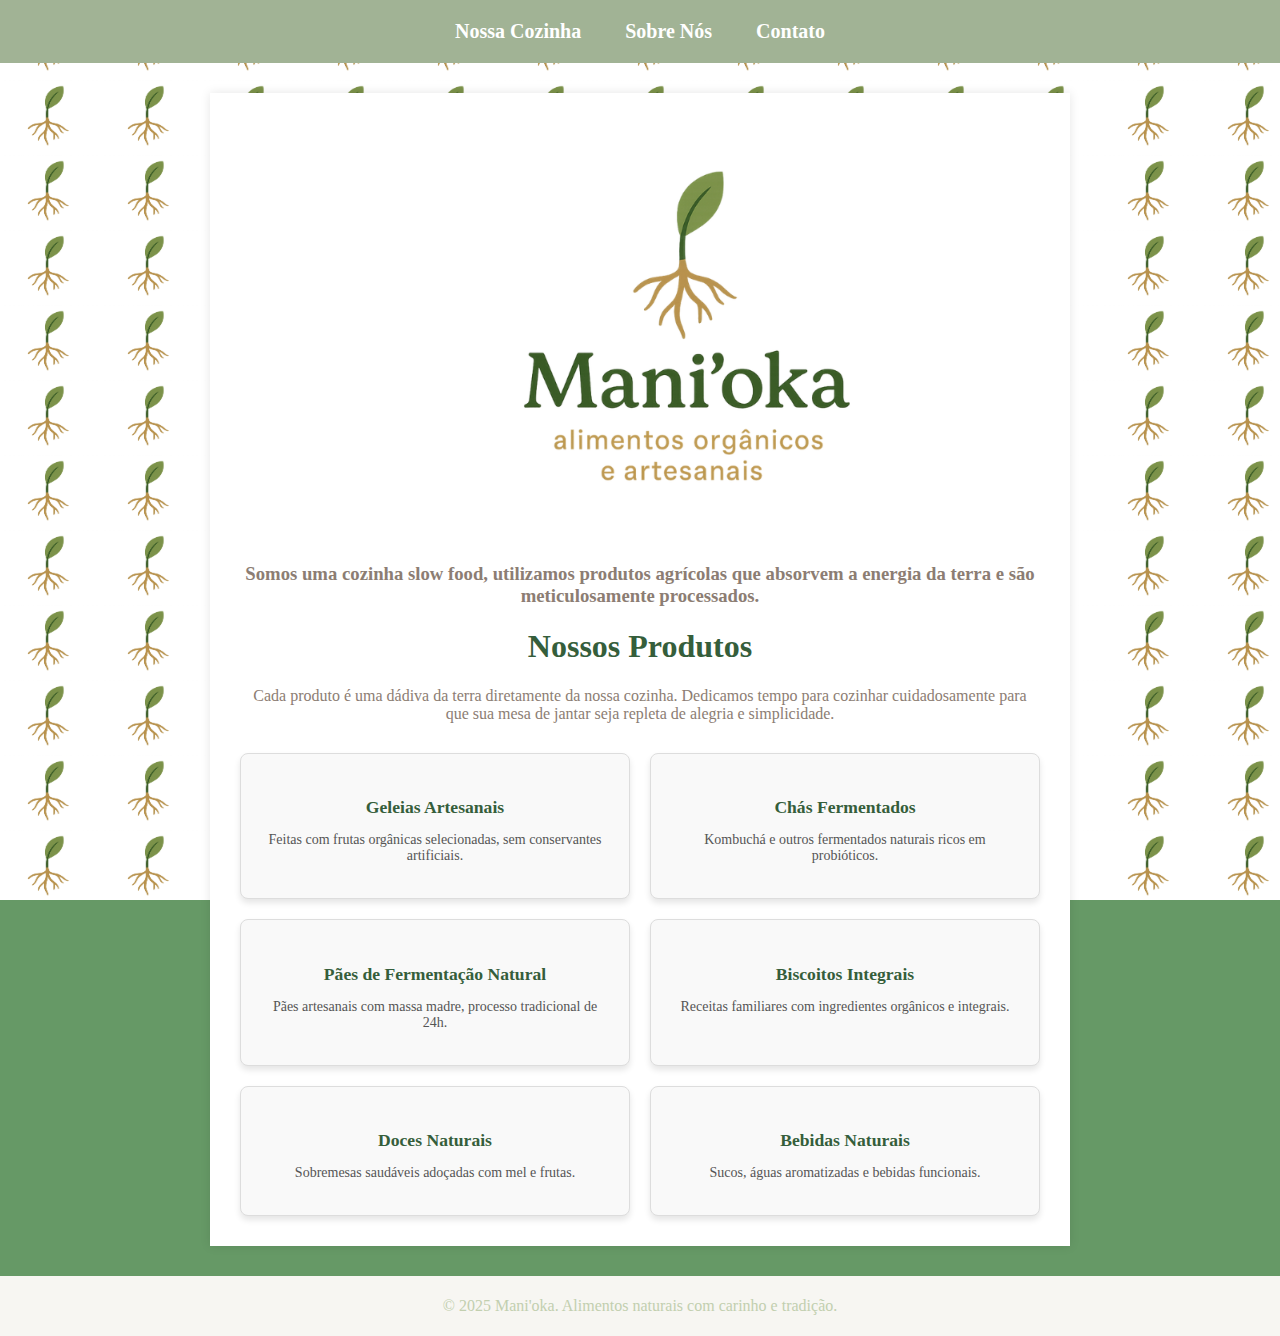
<file: index.html>
<!DOCTYPE html>
<html lang="en">

<head>
  <meta charset="UTF-8">
  <meta name="viewport" content="width=device-width, initial-scale=1.0">
  <title>Mani'oka</title>
  <link rel="stylesheet" href="style.css">
</head>

<body>
  <header>
    <nav>
      <a href="home.html">Nossa Cozinha</a>
      <a href="sobre.html">Sobre Nós</a>
      <a href="contato.html">Contato</a>
    </nav>
  </header>

  <main>
    <figure>
      <img src="./imagens/1.png" alt="Logo Mani'oka">
    </figure>

    <h3>
      Somos uma cozinha slow food, utilizamos produtos agrícolas que absorvem a energia da terra e são meticulosamente processados.
    </h3>

    <section>
      <h1>Nossos Produtos</h1>
      <p>
        Cada produto é uma dádiva da terra diretamente da nossa cozinha. Dedicamos tempo para cozinhar cuidadosamente para que sua mesa de jantar seja repleta de alegria e simplicidade.
      </p>
    </section>

    <div class="produtos-grid">

      <div class="produto-caixa">
        <h4>Geleias Artesanais</h4>
        <p>Feitas com frutas orgânicas selecionadas, sem conservantes artificiais.</p>
      </div>

      <div class="produto-caixa">
        <h4>Chás Fermentados</h4>
        <p>Kombuchá e outros fermentados naturais ricos em probióticos.</p>
      </div>

      <div class="produto-caixa">
        <h4>Pães de Fermentação Natural</h4>
        <p>Pães artesanais com massa madre, processo tradicional de 24h.</p>
      </div>

      <div class="produto-caixa">
        <h4>Biscoitos Integrais</h4>
        <p>Receitas familiares com ingredientes orgânicos e integrais.</p>
      </div>

      <div class="produto-caixa">
        <h4>Doces Naturais</h4>
        <p>Sobremesas saudáveis adoçadas com mel e frutas.</p>
      </div>


      <div class="produto-caixa">
        <h4>Bebidas Naturais</h4>
        <p>Sucos, águas aromatizadas e bebidas funcionais.</p>
      </div>
    </div>
  </main>

  <footer>
    <p> © 2025 Mani'oka. Alimentos naturais com carinho e tradição.</p>
  </footer>

</body>

</html>
</file>
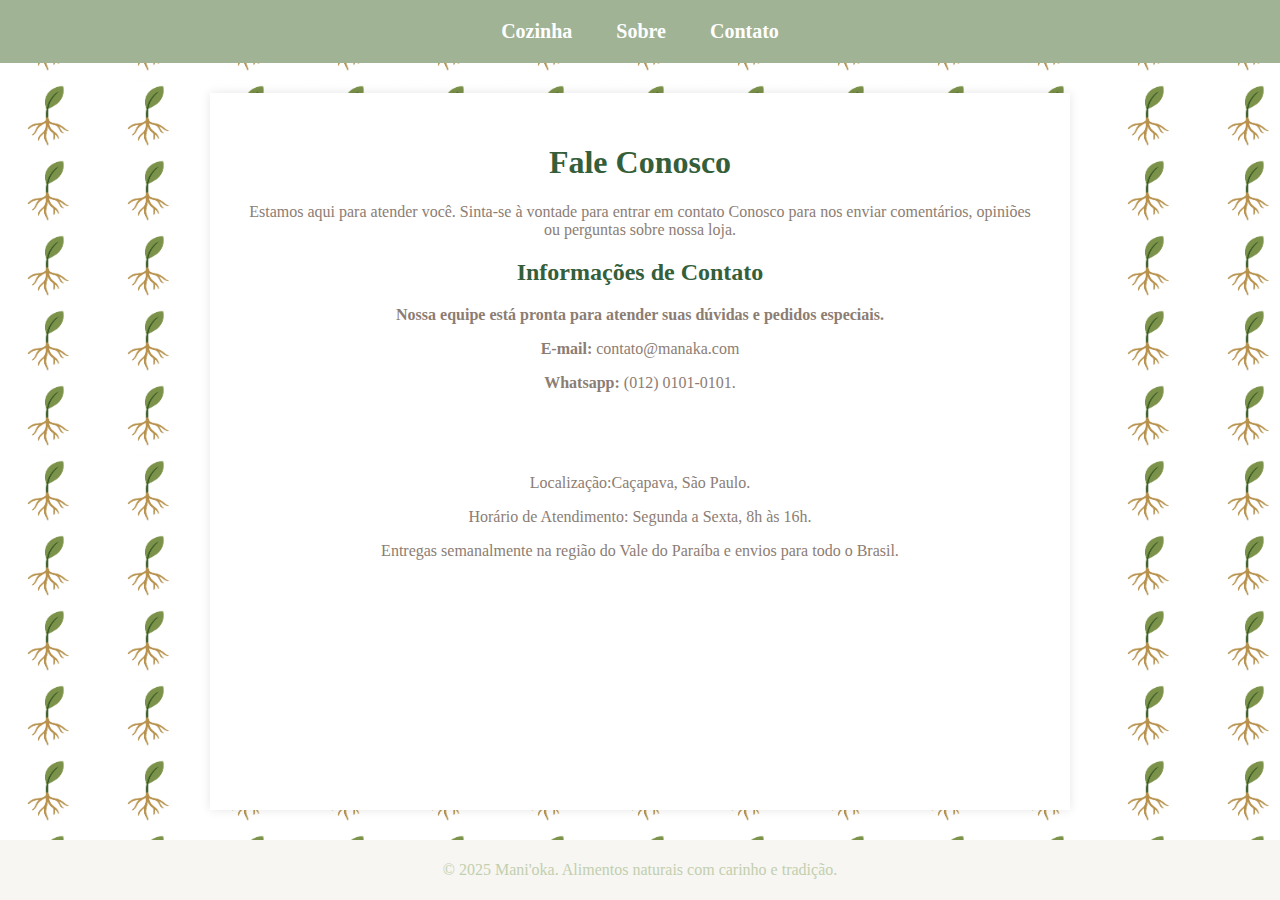
<file: contato.html>
<!DOCTYPE html>
<html lang="pt-BR">

<head>
  <meta charset="UTF-8">
  <meta name="viewport" content="width=device-width, initial-scale=1.0">
  <title>Orgânicos Zen - Contato</title>
  <link rel="stylesheet" href="style.css">
</head>

<body>
  <header>
    <nav>
      <a href="home.html">Cozinha</a>
      <a href="sobre.html">Sobre</a>
      <a href="contato.html">Contato</a>
    </nav>
  </header>

  <main>
    <h1>Fale Conosco</h1>
    <p>
      Estamos aqui para atender você. Sinta-se à vontade para entrar em contato Conosco para nos enviar comentários, opiniões ou perguntas sobre nossa loja.
    </p>

    <h2>Informações de Contato</h2>

    <p><strong>Nossa equipe está pronta para atender suas dúvidas e pedidos especiais. </strong></p>
    <p> <strong>E-mail: </strong>contato@manaka.com </p>
    <p><strong> Whatsapp: </strong>(012) 0101-0101.</p>

    <div class="info">
      <p>Localização:Caçapava, São Paulo. </p>
      <p>Horário de Atendimento: Segunda a Sexta, 8h às 16h. </p>
      <p>Entregas semanalmente na região do Vale do Paraíba e envios para todo o Brasil. </p>
    </div>
  </main>

  <footer>
    <p>© 2025 Mani'oka. Alimentos naturais com carinho e tradição.</p>
  </footer>

</body>

</html>
</file>
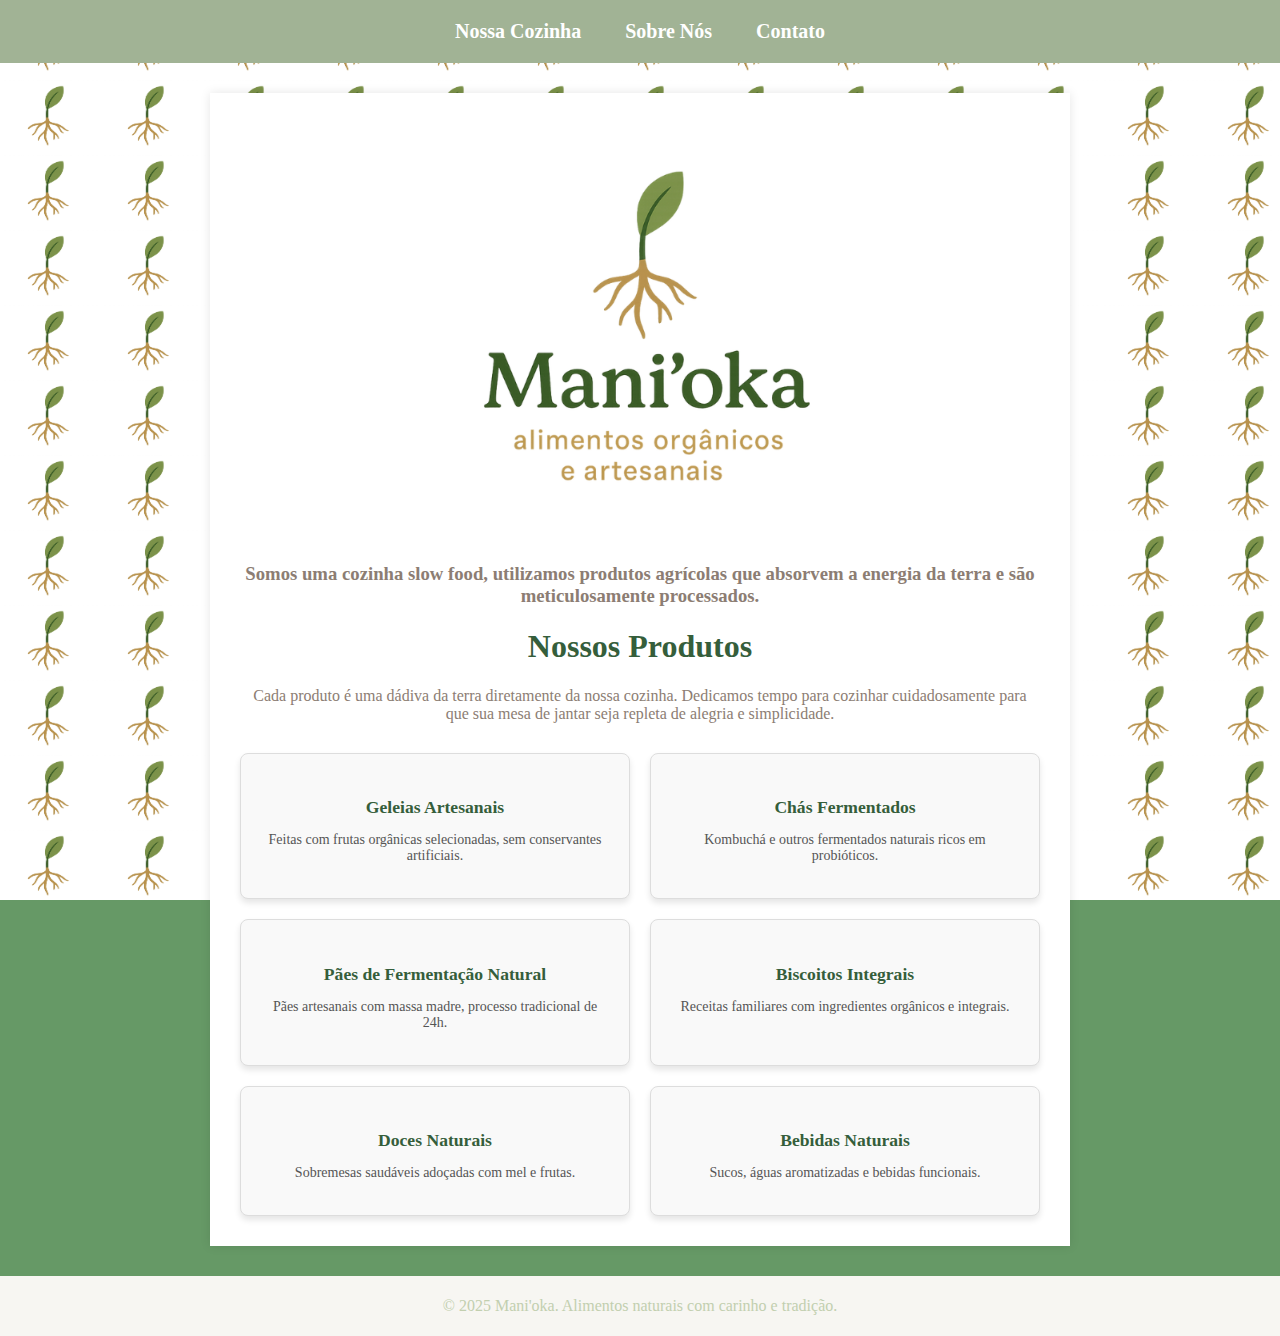
<file: home.html>
<!DOCTYPE html>
<html lang="en">

<head>
  <meta charset="UTF-8">
  <meta name="viewport" content="width=device-width, initial-scale=1.0">
  <title>Mani'oka</title>
  <link rel="stylesheet" href="style.css">
</head>

<body>
  <header>
    <nav>
      <a href="home.html">Nossa Cozinha</a>
      <a href="sobre.html">Sobre Nós</a>
      <a href="contato.html">Contato</a>
    </nav>
  </header>

  <main>
    <img src="./imagens/1.png" alt="Logo Mani'oka">

    <h3>
      Somos uma cozinha slow food, utilizamos produtos agrícolas que absorvem a energia da terra e são meticulosamente processados.
    </h3>

    <h1>Nossos Produtos</h1>
    <p>
      Cada produto é uma dádiva da terra diretamente da nossa cozinha. Dedicamos tempo para cozinhar cuidadosamente para que sua mesa de jantar seja repleta de alegria e simplicidade.
    </p>

    <div class="produtos-grid">

      <div class="produto-caixa">
        <h4>Geleias Artesanais</h4>
        <p>Feitas com frutas orgânicas selecionadas, sem conservantes artificiais.</p>
      </div>

      <div class="produto-caixa">
        <h4>Chás Fermentados</h4>
        <p>Kombuchá e outros fermentados naturais ricos em probióticos.</p>
      </div>

      <div class="produto-caixa">
        <h4>Pães de Fermentação Natural</h4>
        <p>Pães artesanais com massa madre, processo tradicional de 24h.</p>
      </div>

      <div class="produto-caixa">
        <h4>Biscoitos Integrais</h4>
        <p>Receitas familiares com ingredientes orgânicos e integrais.</p>
      </div>

      <div class="produto-caixa">
        <h4>Doces Naturais</h4>
        <p>Sobremesas saudáveis adoçadas com mel e frutas.</p>
      </div>


      <div class="produto-caixa">
        <h4>Bebidas Naturais</h4>
        <p>Sucos, águas aromatizadas e bebidas funcionais.</p>
      </div>
    </div>
  </main>

  <footer>
    <p> © 2025 Mani'oka. Alimentos naturais com carinho e tradição.</p>
  </footer>

</body>

</html>
</file>
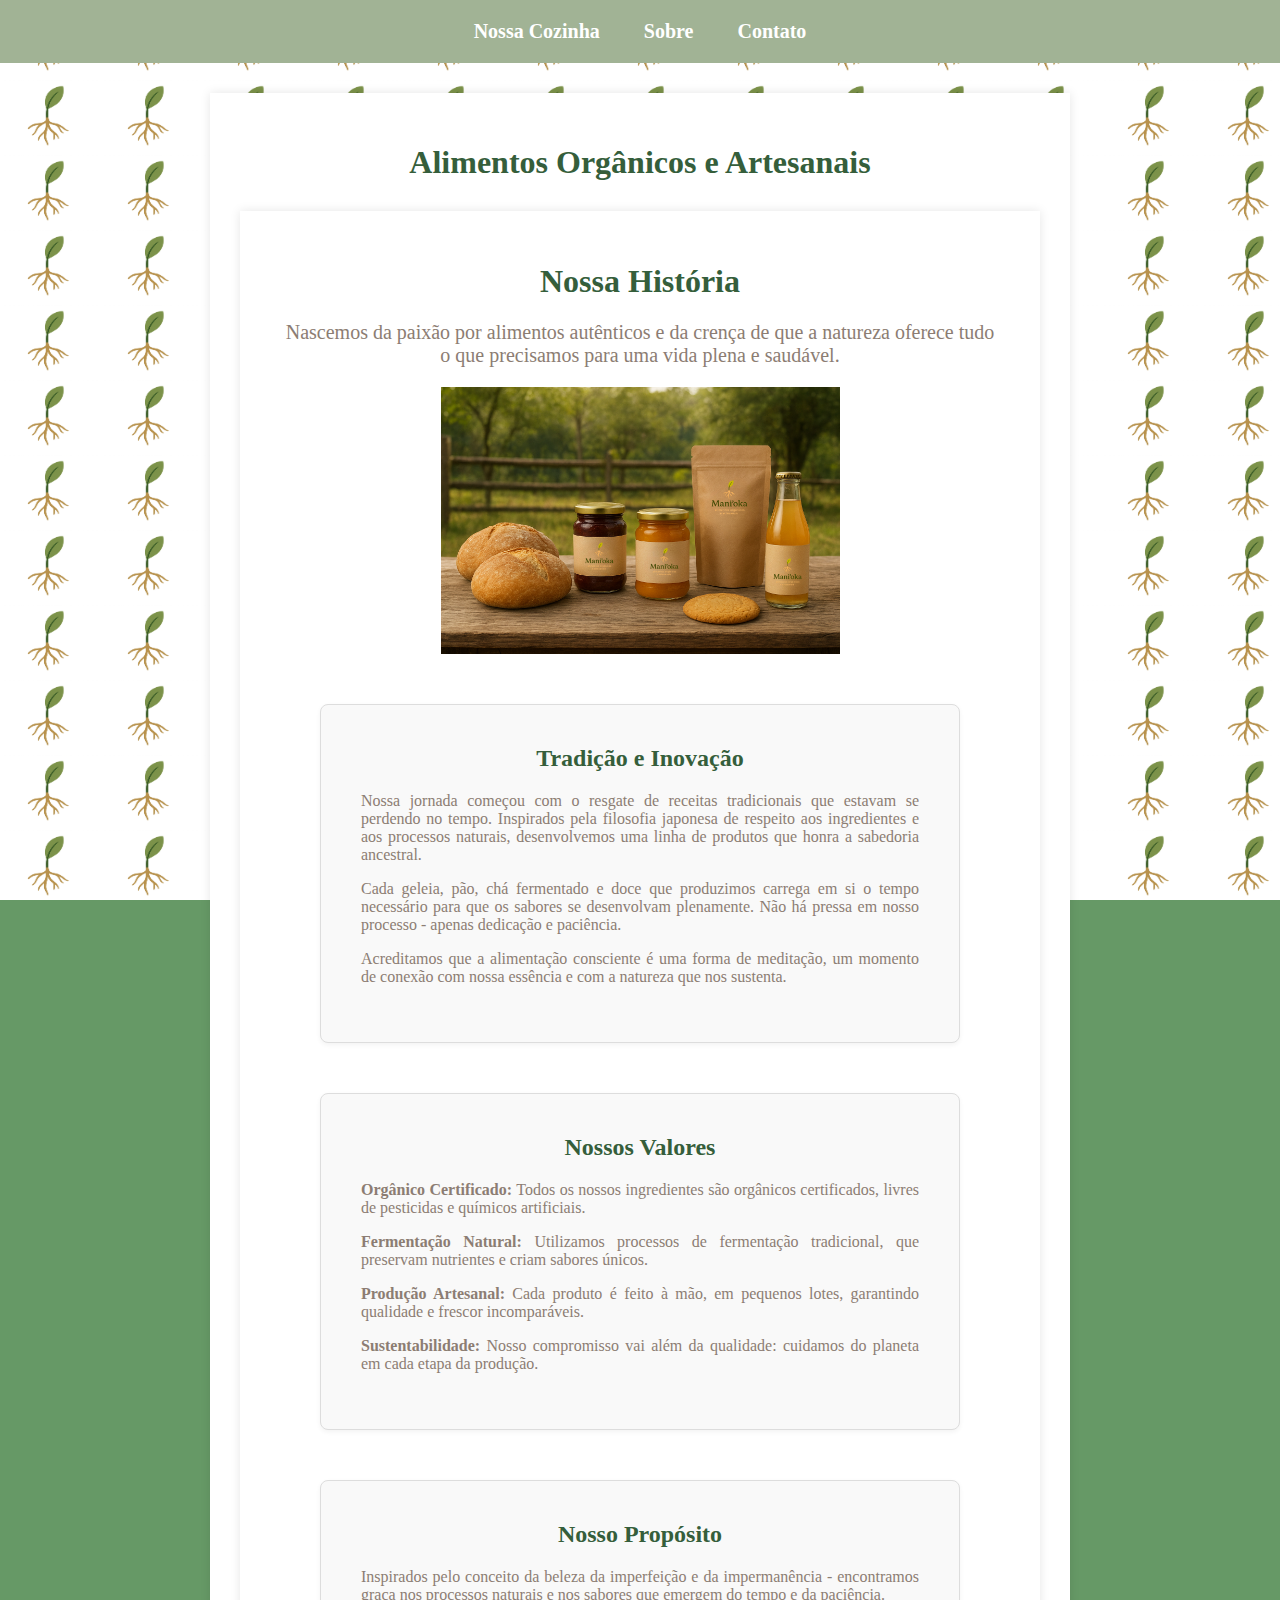
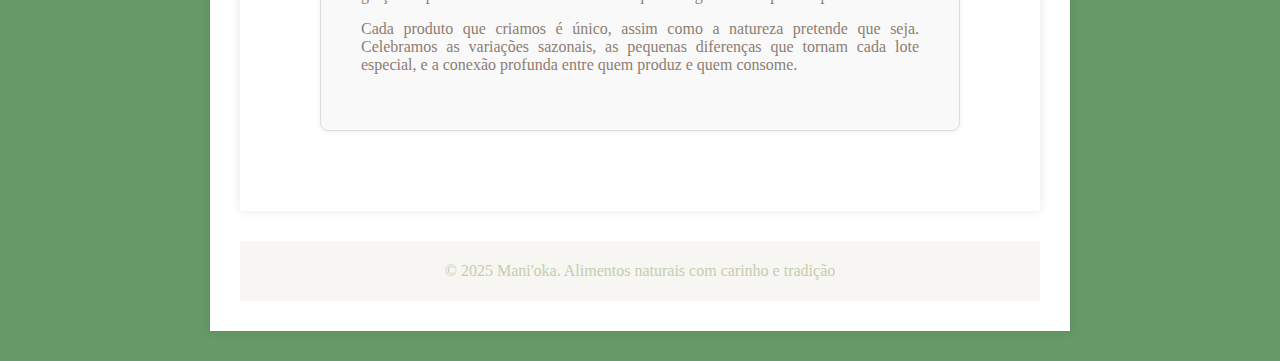
<file: sobre.html>
<!DOCTYPE html>
<html lang="pt-BR">

<head>
  <meta charset="UTF-8">
  <meta name="viewport" content="width=device-width, initial-scale=1.0">
  <title>Mani'oka - Sobre</title>
  <link rel="stylesheet" href="style.css">
</head>

<body>

  <header>
    <nav>
      <a href="home.html">Nossa Cozinha</a>
      <a href="sobre.html">Sobre</a>
      <a href="contato.html">Contato</a>
    </nav>
  </header>

  <main>

    <h1>Alimentos Orgânicos e Artesanais</h1>
    <main>

      <h1>Nossa História</h1>
      <div class="texto-principal">
        <p>
          Nascemos da paixão por alimentos autênticos e da crença de que a natureza oferece tudo o que precisamos para uma vida plena e saudável.
        </p>
      </div>

      <img src="./imagens/produtos mani'oka.png" alt="Exemplo de vários produtos orgânicos artesanais como pães, geleias e chás.">


      <div class="secao-sobre">
        <h2>Tradição e Inovação</h2>
        <p>
          Nossa jornada começou com o resgate de receitas tradicionais que estavam se perdendo no tempo. Inspirados pela filosofia japonesa de respeito aos ingredientes e aos processos naturais, desenvolvemos uma linha de produtos que honra a sabedoria ancestral.
        </p>
        <p>
          Cada geleia, pão, chá fermentado e doce que produzimos carrega em si o tempo necessário para que os sabores se desenvolvam plenamente. Não há pressa em nosso processo - apenas dedicação e paciência.
        </p>
        <p>
          Acreditamos que a alimentação consciente é uma forma de meditação, um momento de conexão com nossa essência e com a natureza que nos sustenta.
        </p>
      </div>


      <div class="secao-sobre">
        <h2>Nossos Valores</h2>
        <p> <strong> Orgânico Certificado:</strong> Todos os nossos ingredientes são orgânicos certificados, livres de pesticidas e químicos artificiais.</p>
        <p> <strong>Fermentação Natural:</strong> Utilizamos processos de fermentação tradicional, que preservam nutrientes e criam sabores únicos.</p>
        <p> <strong>Produção Artesanal:</strong> Cada produto é feito à mão, em pequenos lotes, garantindo qualidade e frescor incomparáveis.</p>
        <p> <strong>Sustentabilidade: </strong> Nosso compromisso vai além da qualidade: cuidamos do planeta em cada etapa da produção.</p>
      </div>

      <div class="secao-sobre">
        <h2>Nosso Propósito</h2>

        <p>
          Inspirados pelo conceito da beleza da imperfeição e da impermanência - encontramos graça nos processos naturais e nos sabores que emergem do tempo e da paciência.
        </p>

        <p>
          Cada produto que criamos é único, assim como a natureza pretende que seja. Celebramos as variações sazonais, as pequenas diferenças que tornam cada lote especial, e a conexão profunda entre quem produz e quem consome.
        </p>
      </div>
    </main>

    <footer>
      <p>© 2025 Mani'oka. Alimentos naturais com carinho e tradição</p>
    </footer>

</body>

</html>
</file>
<file: style.css>
body {
  font-family: Noto Sans JP;
  margin: 0;
  padding: 0;
  background-color: hsl(120, 20%, 50%);
  color: hsl(25, 10%, 50%);
  display: flex;
  flex-direction: column;
  min-height: 100vh;
  background-image: url("./imagens/background\ imagemsite.png");
  background-repeat: repeat;
  background-attachment: fixed;
  background-size: 100px 75px;
}

header {
  background-color: #a1b395;
  color: white;
  padding: 20px;
  text-align: center;
}

figure {
  max-width: 40%;
  height: auto;
  display: block;
  margin: auto;
}

nav a {
  font-size: 20px;
  color: white;
  text-decoration: none;
  margin: 20px;
  font-weight: bold;
}

nav a:hover {
  text-decoration: underline;
}

main {
  padding: 30px;
  max-width: 800px;
  margin: 30px auto;
  background-color: white;
  box-shadow: 0 0 10px rgba(0, 0, 0, 0.1);
  flex-grow: 1;
  text-align: center;
  font-family: Noto Sans JP;
}

.texto-principal {
  text-align: center;
  font-size: 20px;
  margin: 10px;
  font-family: "Meiryo", Osaka;
}

h1,
h2 {
  color: #355e3b;
  font-family: Georgia, serif;
  text-align: center;
}
.produtos-grid {
  display: flex;
  flex-wrap: wrap;
  gap: 20px;
  justify-content: center;
  margin-top: 30px;
}
.produto-caixa {
  background-color: #f9f9f9;
  border: 1px solid #ddd;
  border-radius: 8px;
  padding: 20px;
  flex: 1 1 calc(33% - 40px);
  min-width: 250px;
  box-shadow: 0 4px 6px rgba(0, 0, 0, 0.1);
}
.produto-caixa h4 {
  color: #355e3b;
  margin-bottom: 10px;
  font-size: 1.1em;
}
.produto-caixa p {
  font-size: 14px;
  color: #555;
}

/* Página "Sobre" */
img {
  max-width: 400px;
  height: auto;
  display: block;
  margin: 20px auto;
}

.background {
  background-repeat: repeat;
  background-attachment: fixed;
}
.secao-sobre {
  background-color: #f9f9f9;
  padding: 40px;
  border-radius: 8px;
  border: 1px solid #ddd;
  margin: 50px;
  box-shadow: 0 2px 5px rgba(0, 0, 0, 0.05);
  text-align: justify;
}

.secao-sobre h2 {
  margin-top: 0;
}

.info {
  text-align: center;
  padding: 50px;
}

/* Rodapé */
footer {
  background-color: hsl(45, 25%, 96%);
  color: hsl(85, 25%, 75%);
  text-align: center;
  padding: 5px;
  margin-top: auto;
}
</file>
